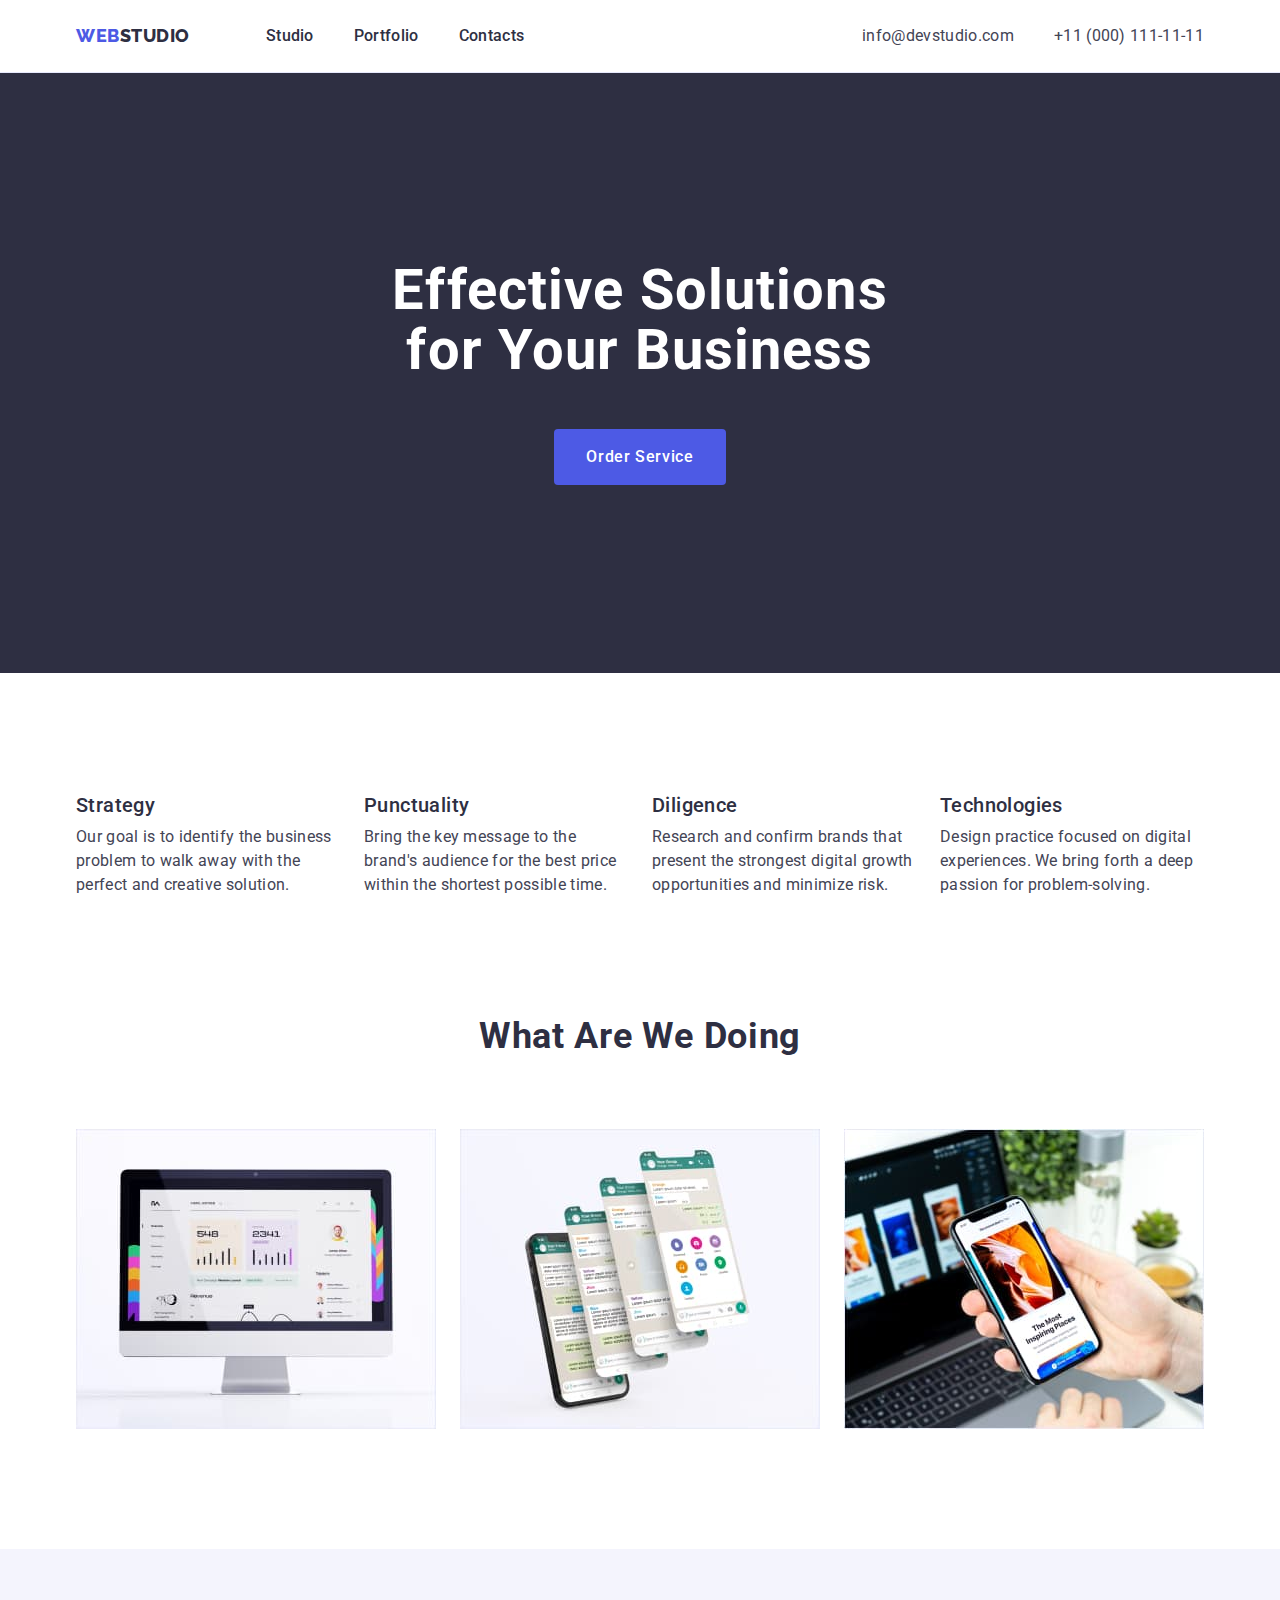
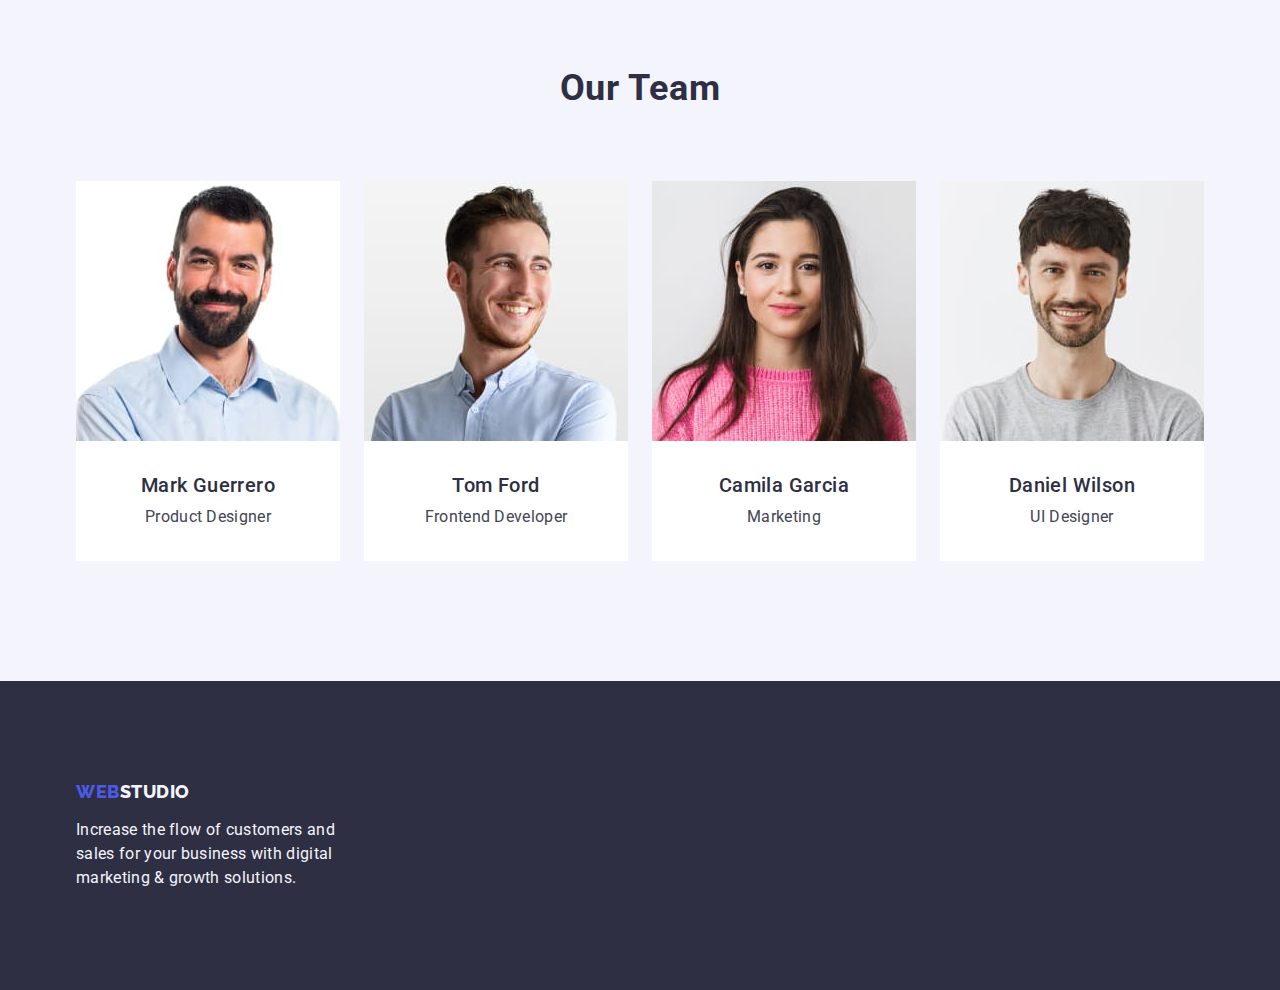
<file: index.html>
<!DOCTYPE html>
<html lang="en">
  <head>
    <meta charset="UTF-8" />
    <meta http-equiv="X-UA-Compatible" content="IE=edge" />
    <meta name="viewport" content="width=device-width, initial-scale=1.0" />
    <title>Web Studio (Version 3.0)</title>

    <!-- link modern normalize -->
    <link
    rel="stylesheet"
    href="https://cdnjs.cloudflare.com/ajax/libs/modern-normalize/1.0.0/modern-normalize.min.css"/>
    
    <!-- link fonts -->
    <link rel="preconnect" href="https://fonts.googleapis.com" />
    <link rel="preconnect" href="https://fonts.gstatic.com" crossorigin />
    <link
      href="https://fonts.googleapis.com/css2?family=Raleway:wght@800&family=Roboto:wght@400;500;700&display=swap"
      rel="stylesheet"/>
    
    <!-- link style -->
    <link rel="stylesheet" href="./css/styles.css"/>

  </head>

  <body>
    <!-- Heder -->
    <header class="heder-container">
      <div class="container centred">
      <!-- Navigation -->
      <nav class="nav">
        <a href="./index.html" class="logo link"
          >Web<span class="logo-studio">Studio</span></a>
        <ul class="list">
          <li><a href="./index.html" class="nav-l link">Studio </a></li>
          <li><a href="./portfolio.html" class="nav-l link">Portfolio</a></li>
          <li><a href="" class="nav-l link">Contacts</a></li>
        </ul>
      </nav>
      <!-- adress -->
      <address class="adress">
        <ul class="list nav-adress">
          <li>
            <a href="mailto:info@devstudio.com" class="link adress-link"
              >info@devstudio.com</a>
          </li>
          <li>
            <a href="tel:+110001111111" class="link adress-link">+11 (000) 111-11-11</a>
          </li>
        </ul>
      </address>
      </div>
    </header>

    <!-- Main -->
    <main>

      <!-- Herro r1-->
      <section class="herro centred">
      <div class="container">
        <h1 class="herro-title herro-title-container">Effective Solutions for Your Business</h1>
        <button type="button" class="button-herro btn-herro-container">Order Service</button>
      </div>
      </section>
      

      <!-- Principles of work r2-->
    
      <section class="section cont-prinsp-work">
        <div class="container">
        <h2 class="section-title visually-hidden">Principles of work</h2>
        <!-- The tag will need to be hidden -->
        <ul class="list card-set">
          <li class="card-set-items">
            <h3 class="section-subtitle">Strategy</h3>
            <p class="desc">
              Our goal is to identify the business problem to walk away with the
              perfect and creative solution.
            </p>
          </li>
          <li class="card-set-items">
            <h3 class="section-subtitle">Punctuality</h3>
            <p class="desc">
              Bring the key message to the brand's audience for the best price
              within the shortest possible time.
            </p>
          </li>
          <li class="card-set-items">
            <h3 class="section-subtitle">Diligence</h3>
            <p class="desc">
              Research and confirm brands that present the strongest digital
              growth opportunities and minimize risk.
            </p>
          </li>
          <li class="card-set-items">
            <h3 class="section-subtitle">Technologies</h3>
            <p class="desc">
              Design practice focused on digital experiences. We bring forth a
              deep passion for problem-solving.
            </p>
          </li>
        </ul>
       </div>
      </section>

      <!-- What are we doing  r3-->
      <section class="section our-projects">
        <div class="container">
        <h2 class="section-title">What are we doing</h2>
        <ul class="list card-set">
          <li class="card-set-items">
            <img
              src="./images/comp.jpg"
              alt="Foto comhuter"
              width="360"
              height="300"
            />
          </li>
          <li class="card-set-items">
            <img
              src="./images/phons.jpg"
              alt="Foto phons"
              width="360"
              height="300"
            />
          </li>
          <li class="card-set-items">
            <img
              src="./images/hand_with_phone.jpg"
              alt="Foto hand with phons"
              width="360"
              height="300"
            />
          </li>
        </ul>
      </div>
      </section>

      <!-- Our Team -->
      
      <section class="section team">
        <div class="container">
        <h2 class="section-tm-title">Our Team</h2>
        <ul class="list card-set">
          <li class="style-img card-set-items">
            <img
              src="./images/Marc_Guerro.jpg"
              alt="Foto Marc_Guerro"
              width="264"
              height="260"
            />
              <div class="team-wrapper">
                <h3 class="name">Mark Guerrero</h3>
                <p class="profession">Product Designer</p>
              </div>
          </li>
          <li class="style-img card-set-items">
            <img
              src="./images/Tom_Ford.jpg"
              alt="Foto Tom_Ford"
              width="264"
              height="260" class="marj-foto-developer"
            />
            <div class="team-wrapper">
              <h3 class="name">Tom Ford</h3>
              <p class="profession">Frontend Developer</p>
            </div>
          </li>
          <li class="style-img card-set-items">
            <img
              src="./images/Cfmilla_Garcia.jpg"
              alt="Foto Cfmilla_Garcia"
              width="264"
              height="260"
            />
            <div class="team-wrapper">
              <h3 class="name">Camila Garcia</h3>
              <p class="profession">Marketing</p>
            </div>
          </li>
          <li class="style-img card-set-items">
            <img
              src="./images/Daniel_Wilson.jpg"
              alt="Foto Daniel_Wilson"
              width="264"
              height="260"
            />
            <div class="team-wrapper">
              <h3 class="name">Daniel Wilson</h3>
              <p class="profession">UI Designer</p>
            </div>
          </li>
        </ul>
      </div>
      </section>
      
    </main>

    <!-- Footer -->
    
    <footer class="footer cont-footer">
      <div class="container">
      <a href="./index.html" class="logo link"
        >Web<span class="logo-studio">Studio</span>
      </a>
      <p class="text">
        Increase the flow of customers and sales for your business with digital
        marketing & growth solutions.
      </p>
      </div>
    </footer>
    
  </body>
</html>
</file>
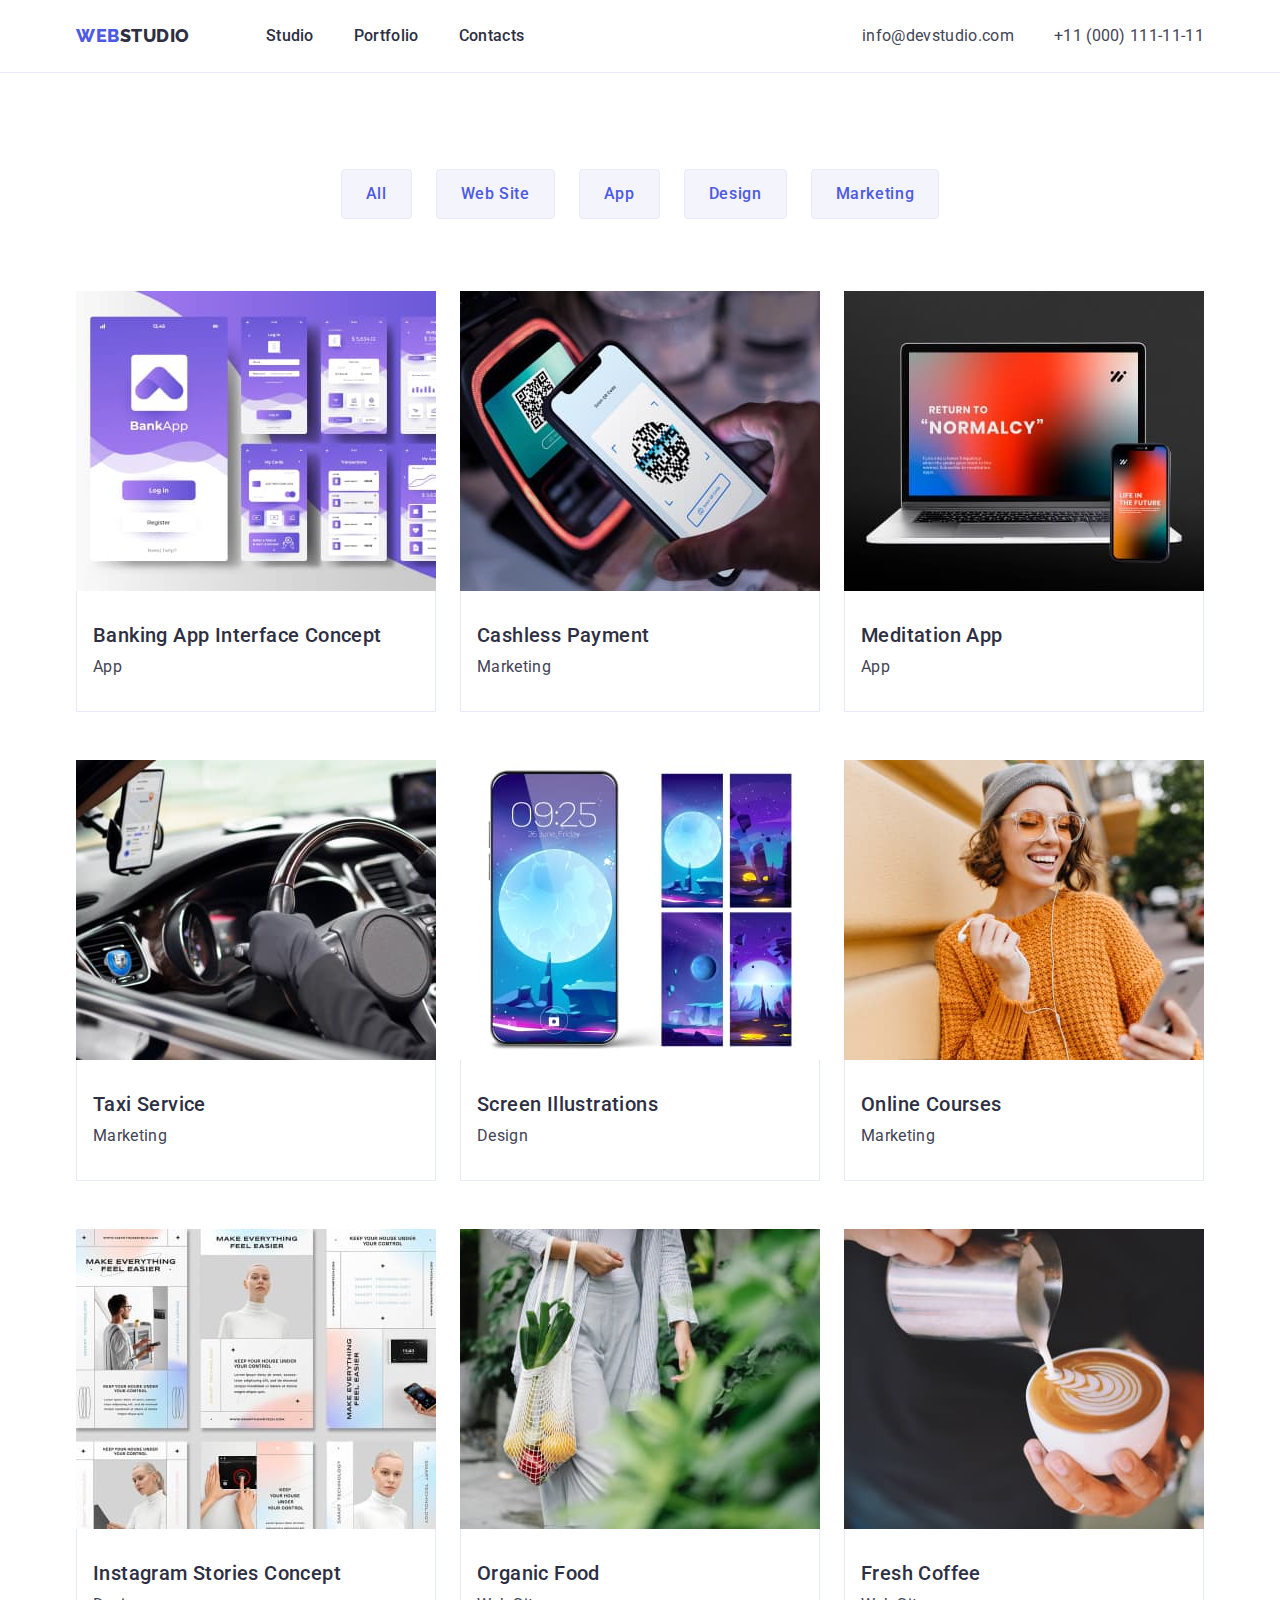
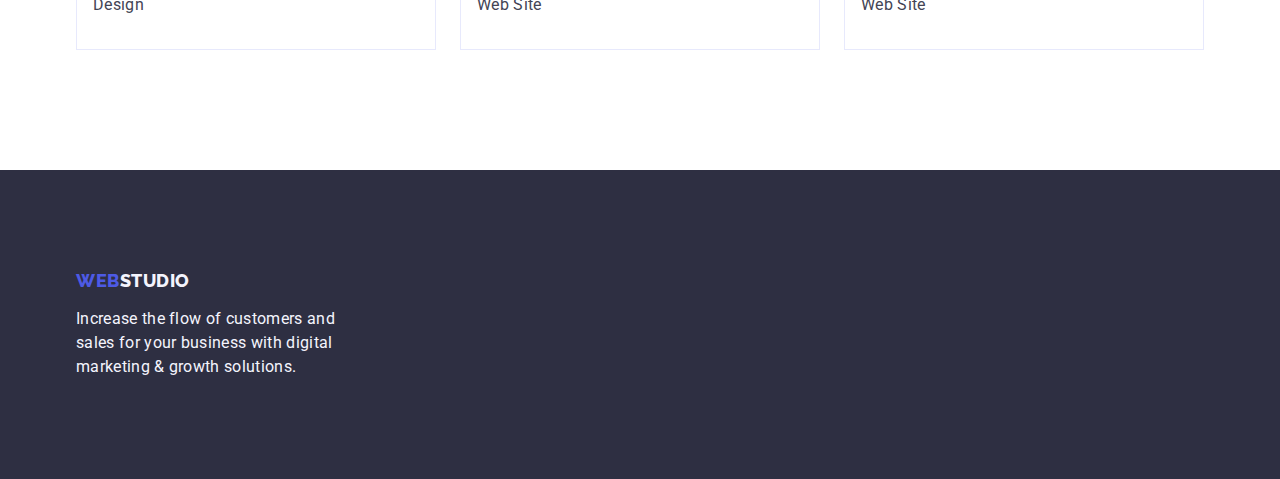
<file: portfolio.html>
<!DOCTYPE html>
<html lang="en">
  <head>
    <meta charset="UTF-8" />
    <meta http-equiv="X-UA-Compatible" content="IE=edge" />
    <meta name="viewport" content="width=device-width, initial-scale=1.0" />
    <title>Web Studio (Version 3.0)</title>

    <!-- link modern normalize -->
    <link
    rel="stylesheet"
    href="https://cdnjs.cloudflare.com/ajax/libs/modern-normalize/1.0.0/modern-normalize.min.css"/>

    <!-- link fonts -->
    <link rel="preconnect" href="https://fonts.googleapis.com" />
    <link rel="preconnect" href="https://fonts.gstatic.com" crossorigin />
    <link
      href="https://fonts.googleapis.com/css2?family=Raleway:wght@800&family=Roboto:wght@400;500;700&display=swap"
      rel="stylesheet"/>
    
    <!-- link style -->
    <link rel="stylesheet" href="./css/styles.css" />

  </head>
  <body>

    <!-- Heder -->
    <header class="heder-container">
      <div class="container centred">
      <!-- Navigation -->
      <nav class="nav">
        <a href="./index.html" class="logo link"
          >Web<span class="logo-studio">Studio</span></a>
        <ul class="list">
          <li><a href="./index.html" class="nav-l link">Studio </a></li>
          <li><a href="./portfolio.html" class="nav-l link">Portfolio</a></li>
          <li><a href="" class="nav-l link">Contacts</a></li>
        </ul>
      </nav>
      <!-- adress -->
      <address class="adress">
        <ul class="list nav-adress">
          <li>
            <a href="mailto:info@devstudio.com" class="link adress-link"
              >info@devstudio.com</a
            >
          </li>
          <li>
            <a href="tel:+110001111111" class="link adress-link">+11 (000) 111-11-11</a>
          </li>
        </ul>
      </address>
      </div>
    </header>

    <!-- Main -->
    <main>

      <section class="filtr">

        <!-- Filtr-->
        <div class="container">    
        <h1 class="visually-hidden">Filtr</h1>
        <ul class="list card-set">
          <li ><button type="button" class="button-filtr">All</button></li>
          <li ><button type="button" class="button-filtr">Web Site</button></li>
          <li ><button type="button" class="button-filtr">App</button></li>
          <li ><button type="button" class="button-filtr">Design</button></li>
          <li ><button type="button" class="button-filtr">Marketing</button></li>
        </ul>

        <!-- Our projects -->
        <ul class="list progects-fl-cont">
          <li class="progects-fl-element">
            <a href="" class="link"
              ><img
                src="./images/bank-app.jpg"
                alt="Banking App Interface Concept"
                width="360"
                height="300"
              />
              <div class="product-wrapper">
              <h2 class="desc-product">Banking App Interface Concept</h2>
              <p class="desc-sferprodact">App</p>
              </div>
            </a>
          </li>

          <li class="progects-fl-element">
            <a href="" class="link"
              ><img
                src="./images/payment-phone.jpg"
                alt="Cashless Payment"
                width="360"
                height="300"
              />
              <div class="product-wrapper">
              <h2 class="desc-product">Cashless Payment</h2>
              <p class="desc-sferprodact">Marketing</p>
              </div>
            </a>
          </li>

          <li class="progects-fl-element">
            <a href="" class="link"
              ><img
                src="./images/notebook.jpg"
                alt="Meditation App"
                width="360"
                height="300"
              />
              <div class="product-wrapper">
              <h2 class="desc-product">Meditation App</h2>
              <p class="desc-sferprodact">App</p>
              </div>
            </a>
          </li>

          <li class="progects-fl-element">
            <a href="" class="link"
              ><img
                src="./images/taxi.jpg"
                alt="Taxi Service"
                width="360"
                height="300"
              />
              <div class="product-wrapper">
              <h2 class="desc-product">Taxi Service</h2>
              <p class="desc-sferprodact">Marketing</p>
              </div>
            </a>  
          </li>

          <li class="progects-fl-element">
            <a href="" class="link"
              ><img
                src="./images/screen-phone.jpg"
                alt="Screen Illustrations"
                width="360"
                height="300"
              />
              <div class="product-wrapper">
              <h2 class="desc-product">Screen Illustrations</h2>
              <p class="desc-sferprodact">Design</p>
              </div>
            </a>  
          </li>

          <li class="progects-fl-element">
            <a href="" class="link"
              ><img
                src="./images/girl.jpg"
                alt="Online Courses"
                width="360"
                height="300"
              />
              <div class="product-wrapper">
              <h2 class="desc-product">Online Courses</h2>
              <p class="desc-sferprodact">Marketing</p>
              </div>
            </a>  
          </li>

          <li class="progects-fl-element">
            <a href="" class="link"
              ><img
                src="./images/instagram.jpg"
                alt="Instagram Stories Concept"
                width="360"
                height="300"
              />
              <div class="product-wrapper">
              <h2 class="desc-product">Instagram Stories Concept</h2>
              <p class="desc-sferprodact">Design</p>
              </div>
            </a>  
          </li>

          <li class="progects-fl-element">
            <a href="" class="link"
              ><img
                src="./images/food.jpg"
                alt="Organic Food"
                width="360"
                height="300"
              />
              <div class="product-wrapper">
              <h2 class="desc-product">Organic Food</h2>
              <p class="desc-sferprodact">Web Site</p>
              </div>
            </a>  
          </li>

          <li class="progects-fl-element">
            <a href="" class="link"
              ><img
                src="./images/coffe.jpg"
                alt="Fresh Coffee"
                width="360"
                height="300"
              />
              <div class="product-wrapper">
              <h2 class="desc-product">Fresh Coffee</h2>
              <p class="desc-sferprodact">Web Site</p>
              </div>
            </a>  
          </li>

        </ul>
      </div>
      </section>
    </main>

    <!-- Footer -->
    <footer class="footer cont-footer">
      <div class="container">
      <a href="./index.html" class="logo link"
        >Web<span class="logo-studio">Studio</span>
      </a>
      <p class="text">
        Increase the flow of customers and sales for your business with digital
        marketing & growth solutions.
      </p>
      </div>
    </footer>
    
  </body>
</html>
</file>
<file: css/styles.css>
html {
  box-sizing: border-box;
}
*,
*::before,
*::after{
  box-sizing: inherit;
}


:root {
  /* colors */
  --primary-text-color: #ffffff;
  --title-text-color: #2e2f42;
  --accent-color: #4d5ae5;
  --base-text-color: #434455;
  --primari-whitecolor: #ffffff;
  --btn-hover-color: #404bbf;
  --btn-secondary-color: #e7e9fc;
  --second-white-text: #f4f4fd;

/* indent for gap */
--indent: 24px;
--indent-items: 3;
}

body {
  background-color: var(--primari-whitecolor);
  color: var(--base-text-color);

  font-family: "Roboto", sans-serif;
  font-size: 16px;
}

/* reset start */
h1, h2, h3, h4, h5, h6, p, ul{
  margin-top: 0;
  margin-bottom: 0;
}

img {
  display: block;
max-width: 100%;
height: auto;
}

.link {
  color: currentColor;
  text-decoration: none;
}

ul {
  padding-inline-start: 0px;
}
/* reset end */

.container{
  width: 1158px;
margin-left: auto;
margin-right: auto;
padding-left: 15px;
padding-right: 15px;
/* outline: dashed 1px teal; */

}

.section {
padding-top: 120px;
padding-bottom: 120px;
/* outline: dashed 2px red; */
}

.centred{
  text-align: center;
}

/*to hide service*/
.visually-hidden {
  position: absolute;
  width: 1px;
  height: 1px;
  margin: -1px;
  border: 0;
  padding: 0;
  white-space: nowrap;
  clip-path: inset(100%);
  clip: rect(0 0 0 0);
  overflow: hidden;
}
 /* card set */
 .card-set {
  display: flex;
  flex-wrap: wrap;
  gap: var(--indent);
 }

.card-set-items {
  width: calc( (100% - (var(--indent-items) - 1)*var(--indent)) / var(--indent-items) );
}


/* delete poit in UL */
.list {
  list-style: none;
}

/**
  |============================
  | HEDER
  |============================
*/


.heder-container{
  border-bottom: solid 1px var(--btn-secondary-color);

}

.heder-container .container{
  display: flex;
  align-items: center; 
} 

/* Logo */
.logo {
margin-right: 76px;
padding-top: 24px;
padding-bottom: 24px;

  color: var(--accent-color);

  font-family: Raleway, sans-serif;
  letter-spacing: 0.03em;
  font-weight: 800;
  font-size: 18px;
  line-height: 1.17;
  text-transform: uppercase;
}

.logo-studio {
  color: var(--title-text-color);
}

/* logo for footer */
.footer .logo-studio {
  color: var(--second-white-text);
}

/* site nav */
.nav {
display: flex;
align-items: center;

}

.nav-l {
display: block;
padding-top: 24px;
padding-bottom: 24px;

  color: var(--title-text-color);

  font-weight: 500;
  font-size: 16px;
  text-decoration: none;
  line-height: 1.5;
  letter-spacing: 0.02em;
  font-style: normal;
}
.nav-l:hover,
.nav-l:focus {
  color: var(--btn-hover-color);
}
.nav-l {
  color: var(--title-text-color);

  text-decoration: none;
}

.nav .list{
  display: flex;
  gap: 40px;
}

/* .nav .link.current { */
  /* color: var(--btn-hover-color); */
/* } */

/* adress */
.adress {
margin-left: auto;

  font-style: normal;
  font-weight: 400;
  font-size: 16px;
  line-height: 1.5;
  
}

.nav-adress {
display: flex;
gap: 40px;
}

.adress-link{
  display: block;
  padding-top: 24px;
  padding-bottom: 24px;

  color: var(--base-text-color);
  line-height: 24px;
  letter-spacing: 0.02em;
  text-decoration: none;
}

.adress-link:hover,
.adress-link:focus {
  color: var(--btn-hover-color);
}

/**
  |============================
  | HERRO
  |============================
*/


.herro { 
   background-color: var(--title-text-color);
   padding-top: 188px;
   padding-bottom: 188px;
 } 

.herro-title {
  max-width: 496px; 
  margin: 0 auto;
  margin-bottom: 48px;

  color: var(--primari-whitecolor);

  font-weight: 700;
  font-size: 56px;
  line-height: 1.07;
  text-align: center;
  letter-spacing: 0.02em;
}

.btn-herro-container{
  display: block;
  min-width: 169px;
  height: 56px;
  border: none; 
padding: 16px 32px;
 border-radius: 4px;
 margin: 0 auto;
}

.section .section-title {
  color: var(--title-text-color);

  font-weight: 700;
  font-size: 36px;
  line-height: 1.11;
  text-align: center;
  letter-spacing: 0.02em;
  text-transform: capitalize;
  letter-spacing: 0.02em;
}

/**
  |============================
  | BUTTON
  |============================
*/

.button-herro {
  color: var(--primari-whitecolor);
  background-color: var(--accent-color);

  font-family: Roboto, sans-serif;
  font-weight: 500;
  font-size: 16px;
  line-height: 1.5;
  cursor: pointer;
  letter-spacing: 0.04em; 
}

.button-herro:hover,
.button-herro:focus {
  color: var(--primari-whitecolor);
  background-color: var(--btn-hover-color);
}


/**
  |============================
  | Principles of work
  |============================
*/

.section .section-subtitle {
  color: var(--title-text-color);

  font-weight: 500;
  font-size: 20px;
  line-height: 1.2;
  letter-spacing: 0.02em;

  margin-bottom: 8px;
}

.cont-prinsp-work{
  /* padding-bottom: 0; */
--indent-items: 4;
}


.section .desc {
  color: var(--base-text-color);
  line-height: 24px;
  letter-spacing: 0.02em;

}


/**
  |============================
  | OUR PROJECTS
  |============================
*/

.our-projects .section-title{
  color: var(--title-text-color);

  font-weight: 700;
  font-size: 36px;
  line-height: 1.11;
  text-align: center;
  letter-spacing: 0.02em;
  text-transform: capitalize;
}

.our-projects {
padding-top: 0;

  background-color: var(--primari-whitecolor);
 
}

.our-projects .section-title{
  margin-bottom: 72px;
}

/**
  |============================
  | OUR TEAM
  |============================
*/

.team {
  --indent-items: 4;

  background-color: var(--second-white-text);
}
.section-tm-title {
  color: var(--title-text-color);

  font-weight: 700;
  font-size: 36px;
  line-height: 1.11;
  text-align: center;
  letter-spacing: 0.02em;
  text-transform: capitalize;

  margin-bottom: 72px;
}

.style-img {
background-color: var(--primari-whitecolor);
}

.section .name {
  color: var(--title-text-color);

  font-weight: 500;
  font-size: 20px;
  line-height: 1.2;
  letter-spacing: 0.02em;

  margin-bottom: 8px;
}
.section .profession {
  color: var(--base-text-color);
  
  line-height: 24px;
  letter-spacing: 0.02em;
}
 
 .team-wrapper {
padding: 32px 16px;
text-align: center;
border-radius: 0px 0px 4px 4px; 

 }

/**
  |============================
  | FOOTER
  |============================
*/


.footer .text {
  color: var(--second-white-text);
}

.cont-footer{
  padding-top: 100px;
  padding-bottom: 100px;
  background-color: var(--title-text-color);
}

.footer .logo{
display: inline-block;
margin-bottom: 16px;  

margin-right: 0;
padding-top: 0;
padding-bottom: 0;
}

.footer .text{ 
  width: 264px;

font-weight: 400;
line-height: 24px;
letter-spacing: 0.02em;

} 


/**
  |============================
  | PORTFOLIO
  |============================
*/

/* btn in Portfolio */
.button-filtr {
  display: block;
  padding: 12px 24px;
  border: 1px solid var(--btn-secondary-color);
  border-radius: 4px;

  color: var(--accent-color);
  background-color: var(--second-white-text);

  font-family: Roboto, sans-serif;
  font-weight: 500;
  font-size: 16px;
  line-height: 1.5;
  letter-spacing: 0.04em;
  cursor: pointer;
}

.button-filtr:hover,
.button-filtr:focus {
  border: 1px solid transparent;

  color: var(--primari-whitecolor);
  background-color: var(--btn-hover-color);
}

.filtr{
  padding-top: 96px;
  padding-bottom: 120px;

}

.filtr .card-set{
--indent-items: 5;
align-items: center;
justify-content: center; 
margin-bottom: 72px;

}

.progects-fl-cont{
  display: flex;
  flex-wrap: wrap;
  gap: 48px 24px ;
  
}

.progects-fl-element{
flex-basis: calc((100% - 2 * 24px) / 3);

}

.link{
  text-decoration: none;
}

.desc-product {
  margin-bottom: 8px;

  color: var(--title-text-color);

  font-weight: 500;
  font-size: 20px;
  line-height: 1.2;
  text-decoration: none;
  letter-spacing: 0.02em;
}

.desc-sferprodact {
  color: var(--base-text-color);
  
  line-height: 24px;
  letter-spacing: 0.02em;
  text-decoration: none;
}

.product-wrapper {
  padding: 32px 16px;
  border: 1px solid #e7e9fc; 
  border-top: none;
}
</file>
